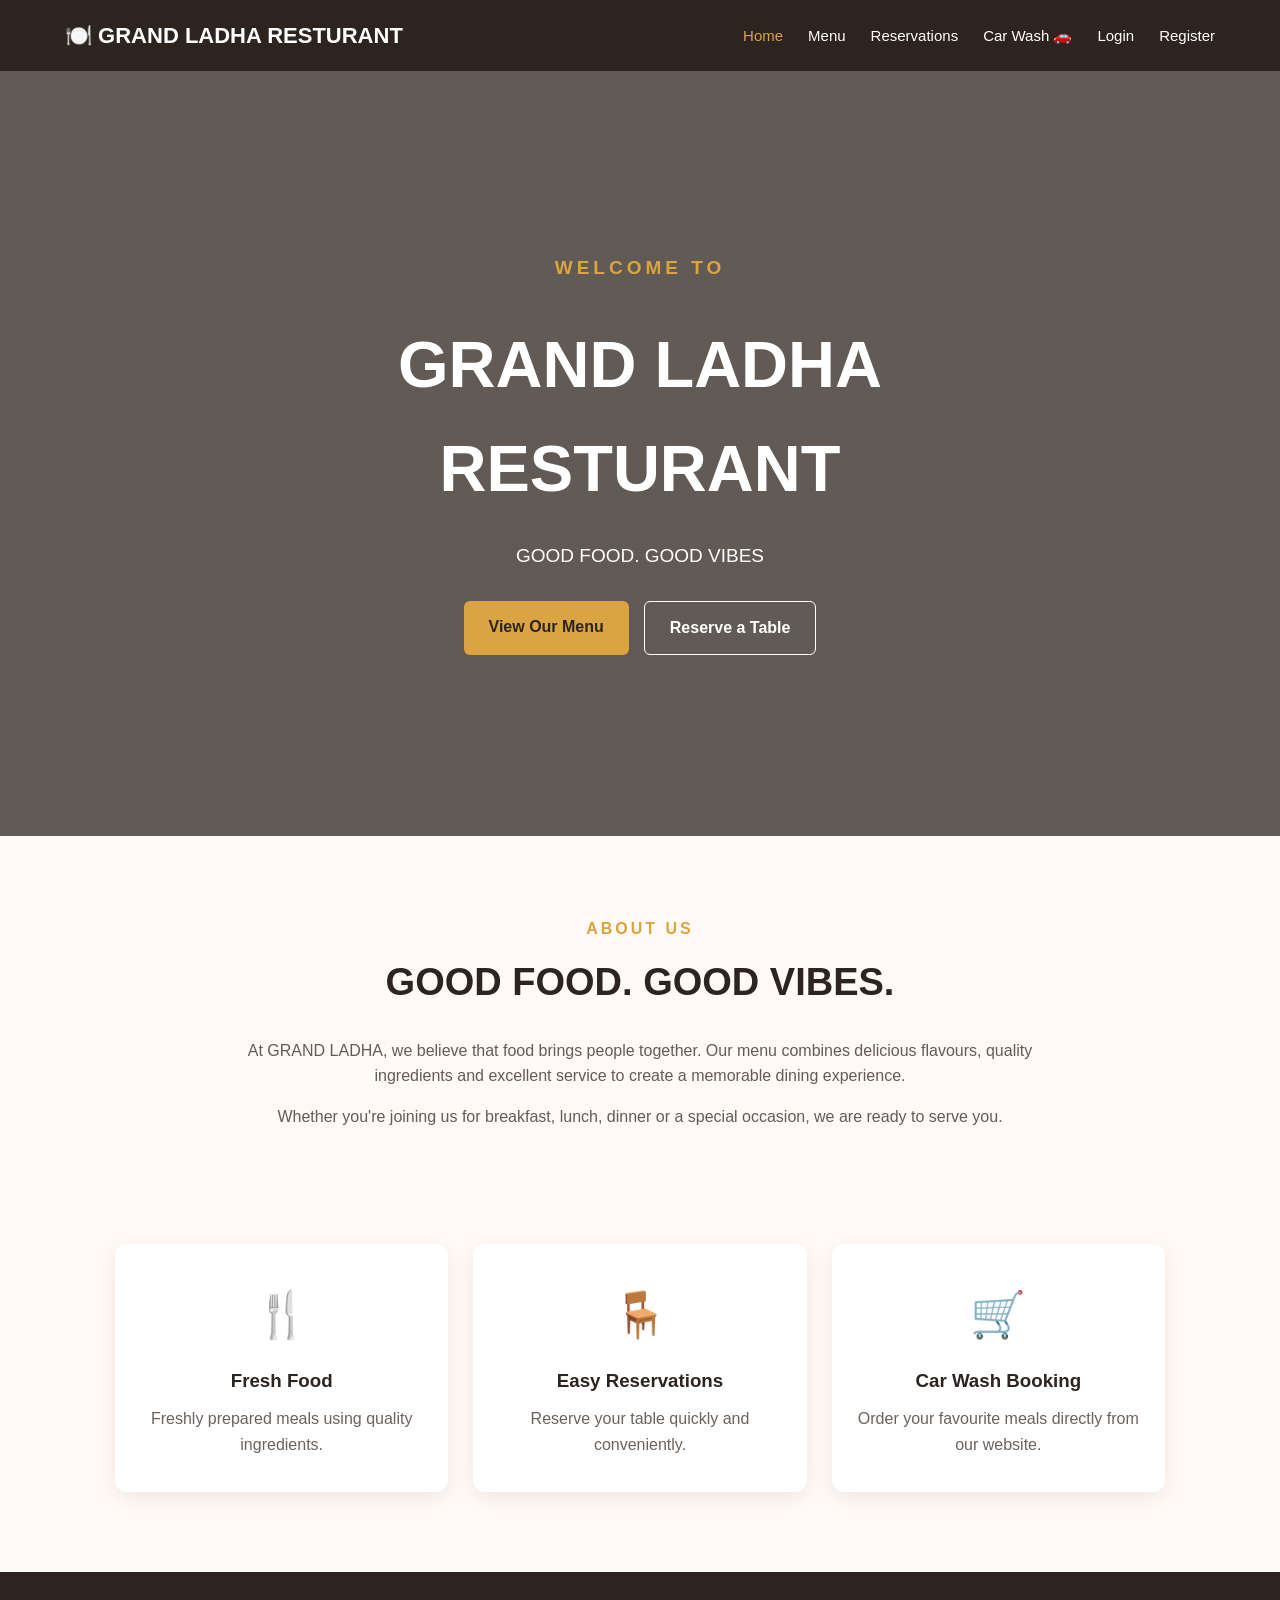
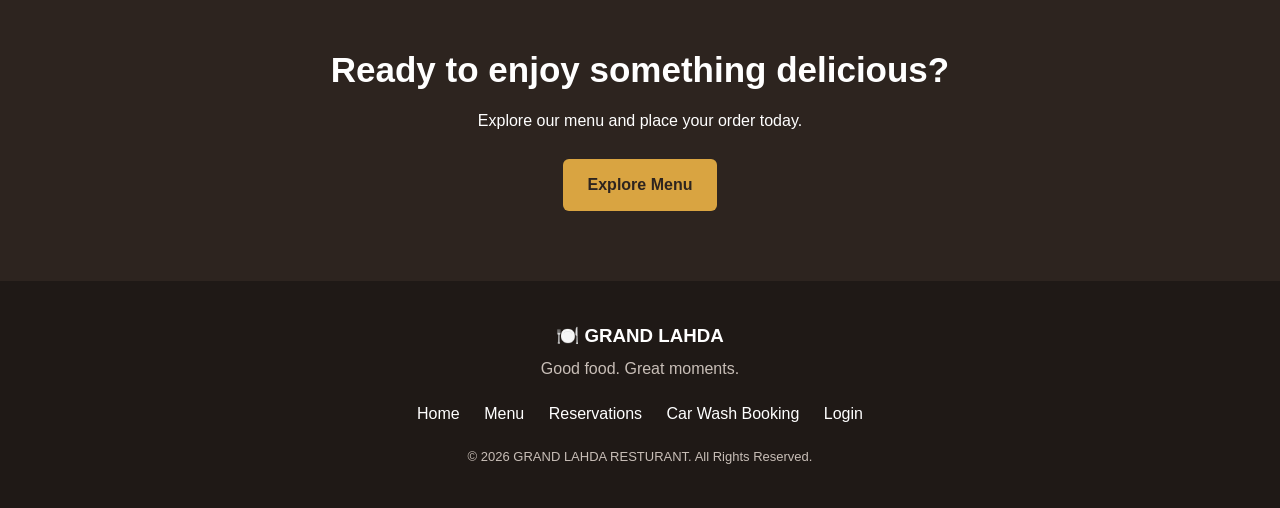
<file: index.html>
<!DOCTYPE html>
<html lang="en">
<head>
    <meta charset="UTF-8">
    <meta name="viewport" content="width=device-width, initial-scale=1.0">

    <title>GRAND LADHA | Home</title>

    <link rel="stylesheet" href="style.css">
</head>

<body>

    <!-- Navigation -->
    <header>
        <nav class="navbar">

            <div class="logo">
                🍽️ GRAND LADHA RESTURANT
            </div>

            <ul class="nav-links">
                <li><a href="index.html" class="active">Home</a></li>
                <li><a href="menu.html">Menu</a></li>
                <li><a href="reservation.html">Reservations</a></li>
                <li><a href="car%20wash.html">Car Wash 🚗</a></li>
                <li><a href="login.html">Login</a></li>
                <li><a href="register.html">Register</a></li>
            </ul>

        </nav>
    </header>


    <!-- Hero Section -->
    <section class="hero">

        <div class="hero-content">

            <p class="welcome">WELCOME TO</p>

            <h1>GRAND LADHA RESTURANT</h1>

            <p>
              GOOD FOOD. GOOD VIBES
            </p>

            <div class="hero-buttons">
                <a href="menu.html" class="btn">View Our Menu</a>
                <a href="reservation.html" class="btn secondary">
                    Reserve a Table
                </a>
            </div>

        </div>

    </section>


    <!-- About Section -->
    <section class="about">

        <div class="section-title">
            <p>ABOUT US</p>
            <h2>GOOD FOOD. GOOD VIBES.</h2>
        </div>

        <div class="about-content">

            <p>
                At GRAND LADHA, we believe that food brings people
                together. Our menu combines delicious flavours, quality
                ingredients and excellent service to create a memorable
                dining experience. 
            </p>

            <p>
                Whether you're joining us for breakfast, lunch, dinner or
                a special occasion, we are ready to serve you.
            </p>

        </div>

    </section>


    <!-- Features -->
    <section class="features">

        <div class="feature-card">
            <div class="feature-icon">🍴</div>
            <h3>Fresh Food</h3>
            <p>
                Freshly prepared meals using quality ingredients.
            </p>
        </div>


        <div class="feature-card">
            <div class="feature-icon">🪑</div>
            <h3>Easy Reservations</h3>
            <p>
                Reserve your table quickly and conveniently.
            </p>
        </div>


        <div class="feature-card">
            <div class="feature-icon">🛒</div>
            <h3>Car Wash Booking</h3>
            <p>
                Order your favourite meals directly from our website.
            </p>
        </div>

    </section>


    <!-- Call To Action -->
    <section class="cta">

        <h2>Ready to enjoy something delicious?</h2>

        <p>
            Explore our menu and place your order today.
        </p>

        <a href="menu.html" class="btn">
            Explore Menu
        </a>

    </section>


    <!-- Footer -->
    <footer>

        <div class="footer-content">

            <h3>🍽️ GRAND LAHDA</h3>

            <p>
                Good food. Great moments.
            </p>

            <div class="footer-links">
                <a href="index.html">Home</a>
                <a href="menu.html">Menu</a>
                <a href="reservation.html">Reservations</a>
                <A href="Car Wash booking.html">Car Wash Booking</a>
                <a href="login.html">Login</a>
            </div>

            <p class="copyright">
                © 2026 GRAND LAHDA RESTURANT. All Rights Reserved.
            </p>

        </div>
</file>
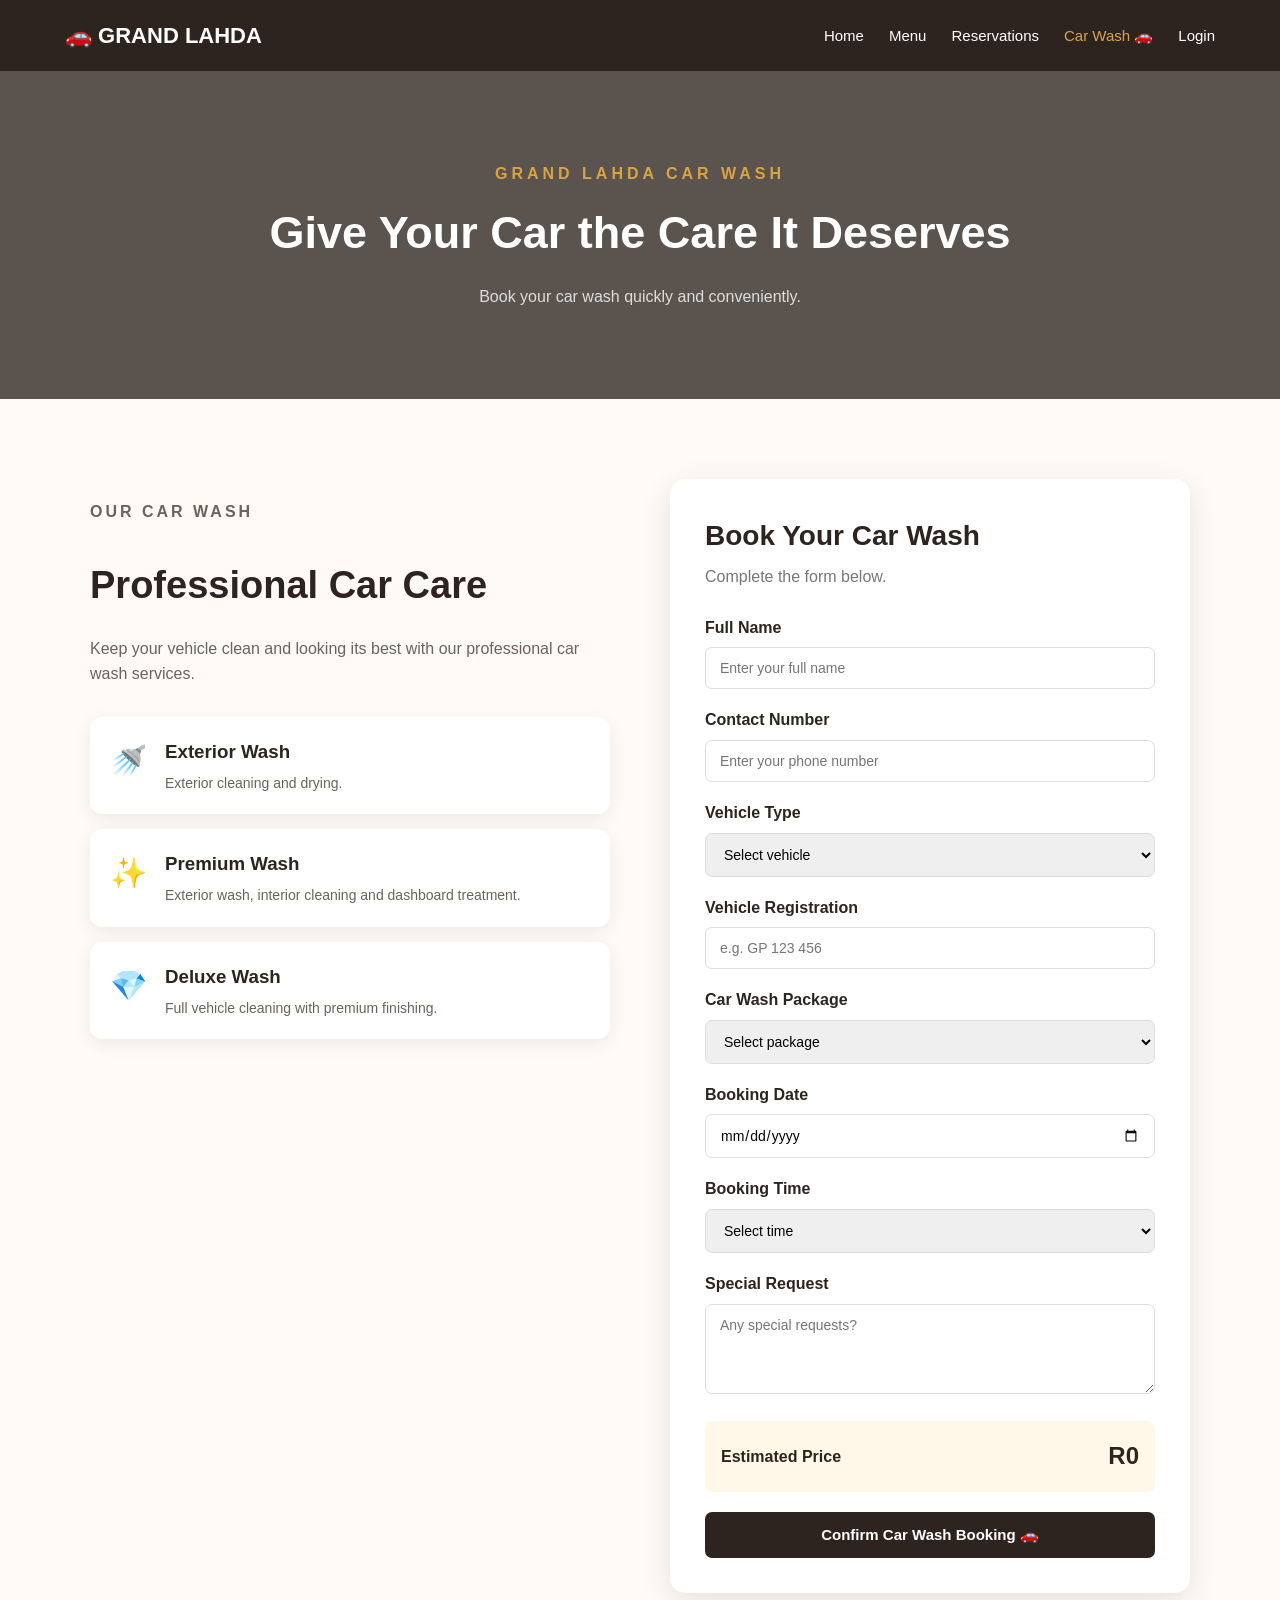
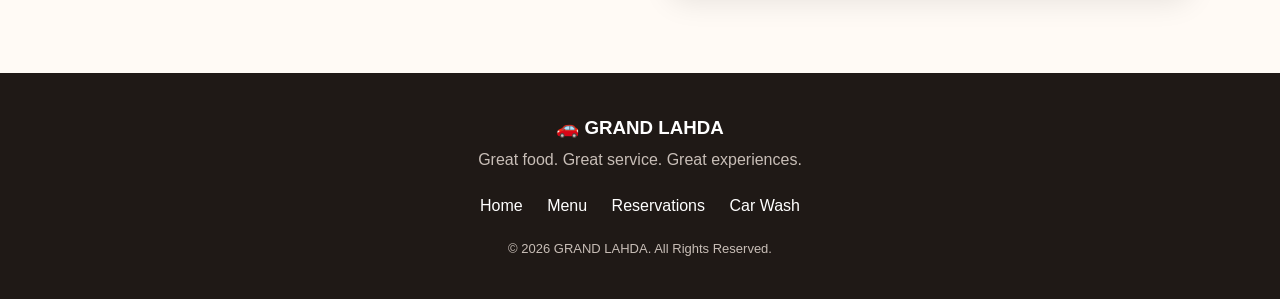
<file: car wash booking.html>
<!DOCTYPE html>
<html lang="en">

<head>
    <meta charset="UTF-8">
    <meta name="viewport" content="width=device-width, initial-scale=1.0">

    <title>GRAND LAHDA | Car Wash</title>

    <link rel="stylesheet" href="style.css">
</head>

<body>

<!-- =========================
     NAVIGATION
========================= -->

<header>

    <nav class="navbar">

        <div class="logo">
            🚗 GRAND LAHDA
        </div>

        <ul class="nav-links">

            <li>
                <a href="index.html">
                    Home
                </a>
            </li>

            <li>
                <a href="menu.html">
                    Menu
                </a>
            </li>

            <li>
                <a href="reservation.html">
                    Reservations
                </a>
            </li>

            <li>
                <a href="carwash.html" class="active">
                    Car Wash 🚗
                </a>
            </li>

            <li>
                <a href="login.html">
                    Login
                </a>
            </li>

        </ul>

    </nav>

</header>


<!-- =========================
     PAGE HEADER
========================= -->

<section class="carwash-header">

    <div>

        <p>GRAND LAHDA CAR WASH</p>

        <h1>Give Your Car the Care It Deserves</h1>

        <span>
            Book your car wash quickly and conveniently.
        </span>

    </div>

</section>


<!-- =========================
     BOOKING SECTION
========================= -->

<section class="carwash-section">

    <div class="carwash-container">


        <!-- LEFT SIDE -->

        <div class="carwash-info">

            <p class="small-title">
                OUR CAR WASH
            </p>

            <h2>
                Professional Car Care
            </h2>

            <p>
                Keep your vehicle clean and looking its best
                with our professional car wash services.
            </p>


            <div class="service-box">

                <span>🚿</span>

                <div>

                    <h3>Exterior Wash</h3>

                    <p>
                        Exterior cleaning and drying.
                    </p>

                </div>

            </div>


            <div class="service-box">

                <span>✨</span>

                <div>

                    <h3>Premium Wash</h3>

                    <p>
                        Exterior wash, interior cleaning
                        and dashboard treatment.
                    </p>

                </div>

            </div>


            <div class="service-box">

                <span>💎</span>

                <div>

                    <h3>Deluxe Wash</h3>

                    <p>
                        Full vehicle cleaning with
                        premium finishing.
                    </p>

                </div>

            </div>

        </div>


        <!-- RIGHT SIDE -->

        <div class="booking-card">

            <h2>
                Book Your Car Wash
            </h2>

            <p class="booking-subtitle">
                Complete the form below.
            </p>


            <form id="carWashForm">


                <!-- CUSTOMER NAME -->

                <div class="form-group">

                    <label for="customerName">
                        Full Name
                    </label>

                    <input
                        type="text"
                        id="customerName"
                        name="customerName"
                        placeholder="Enter your full name"
                        required
                    >

                </div>


                <!-- PHONE -->

                <div class="form-group">

                    <label for="phone">
                        Contact Number
                    </label>

                    <input
                        type="tel"
                        id="phone"
                        name="phone"
                        placeholder="Enter your phone number"
                        required
                    >

                </div>


                <!-- VEHICLE -->

                <div class="form-group">

                    <label for="vehicle">
                        Vehicle Type
                    </label>

                    <select id="vehicle" name="vehicle" required>

                        <option value="">
                            Select vehicle
                        </option>

                        <option value="Sedan">
                            Sedan
                        </option>

                        <option value="SUV">
                            SUV
                        </option>

                        <option value="Bakkie">
                            Bakkie
                        </option>

                        <option value="Minibus">
                            Minibus
                        </option>

                        <option value="Other">
                            Other
                        </option>

                    </select>

                </div>


                <!-- REGISTRATION -->

                <div class="form-group">

                    <label for="registration">
                        Vehicle Registration
                    </label>

                    <input
                        type="text"
                        id="registration"
                        name="registration"
                        placeholder="e.g. GP 123 456"
                        required
                    >

                </div>


                <!-- PACKAGE -->

                <div class="form-group">

                    <label for="package">
                        Car Wash Package
                    </label>

                    <select id="package" name="package" required>

                        <option value="">
                            Select package
                        </option>

                        <option value="Exterior Wash">
                            Exterior Wash - R50
                        </option>

                        <option value="Premium Wash">
                            Premium Wash - R80
                        </option>

                        <option value="Deluxe Wash">
                            Deluxe Wash - R120
                        </option>

                    </select>

                </div>


                <!-- DATE -->

                <div class="form-group">

                    <label for="date">
                        Booking Date
                    </label>

                    <input
                        type="date"
                        id="date"
                        name="date"
                        required
                    >

                </div>


                <!-- TIME -->

                <div class="form-group">

                    <label for="time">
                        Booking Time
                    </label>

                    <select id="time" name="time" required>

                        <option value="">
                            Select time
                        </option>

                        <option value="08:00">
                            08:00
                        </option>

                        <option value="09:00">
                            09:00
                        </option>

                        <option value="10:00">
                            10:00
                        </option>

                        <option value="11:00">
                            11:00
                        </option>

                        <option value="12:00">
                            12:00
                        </option>

                        <option value="13:00">
                            13:00
                        </option>

                        <option value="14:00">
                            14:00
                        </option>

                        <option value="15:00">
                            15:00
                        </option>

                        <option value="16:00">
                            16:00
                        </option>

                    </select>

                </div>


                <!-- SPECIAL REQUEST -->

                <div class="form-group">

                    <label for="message">
                        Special Request
                    </label>

                    <textarea
                        id="message"
                        name="message"
                        rows="4"
                        placeholder="Any special requests?"
                    ></textarea>

                </div>


                <!-- TOTAL -->

                <div class="booking-total">

                    <span>
                        Estimated Price
                    </span>

                    <strong id="washPrice">
                        R0
                    </strong>

                </div>


                <!-- BUTTON -->

                <button
                    type="submit"
                    class="booking-btn">

                    Confirm Car Wash Booking 🚗

                </button>

            </form>

        </div>

    </div>

</section>


<!-- =========================
     FOOTER
========================= -->

<footer>

    <div class="footer-content">

        <h3>
            🚗 GRAND LAHDA
        </h3>

        <p>
            Great food. Great service. Great experiences.
        </p>

        <div class="footer-links">

            <a href="index.html">
                Home
            </a>

            <a href="menu.html">
                Menu
            </a>

            <a href="reservation.html">
                Reservations
            </a>

            <a href="carwash.html">
                Car Wash
            </a>

        </div>

        <p class="copyright">
            © 2026 GRAND LAHDA. All Rights Reserved.
        </p>

    </div>

</footer>


<script src="script.js"></script>

</body>
</html>
</file>
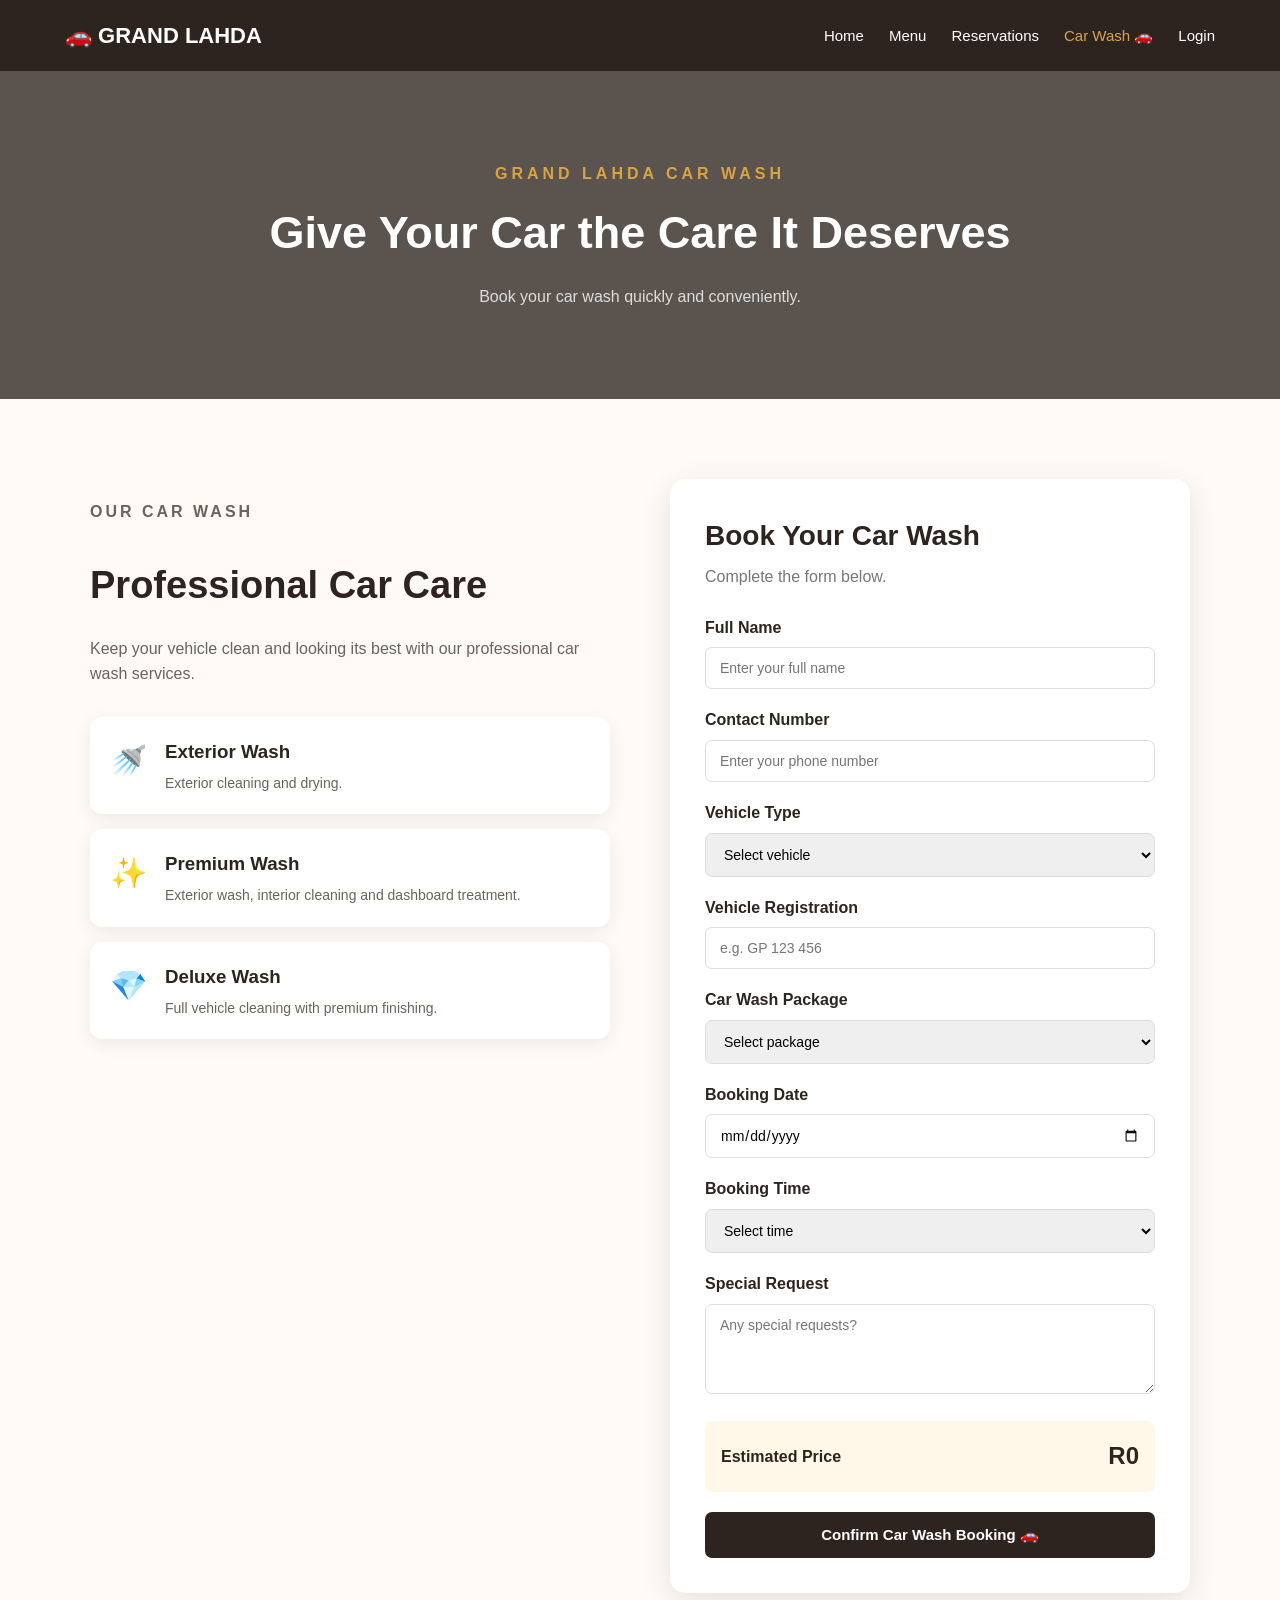
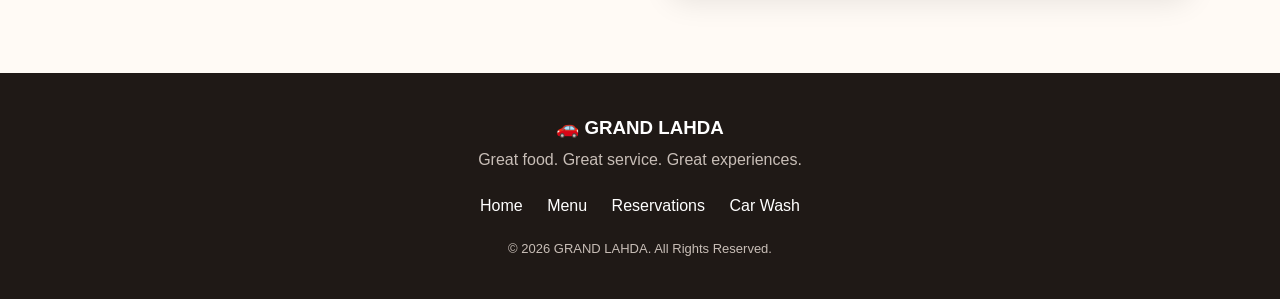
<file: car wash.html>
<!DOCTYPE html>
<html lang="en">

<head>
    <meta charset="UTF-8">
    <meta name="viewport" content="width=device-width, initial-scale=1.0">

    <title>GRAND LAHDA | Car Wash</title>

    <link rel="stylesheet" href="style.css">
</head>

<body>

<!-- =========================
     NAVIGATION
========================= -->

<header>

    <nav class="navbar">

        <div class="logo">
            🚗 GRAND LAHDA
        </div>

        <ul class="nav-links">

            <li>
                <a href="index.html">
                    Home
                </a>
            </li>

            <li>
                <a href="menu.html">
                    Menu
                </a>
            </li>

            <li>
                <a href="reservation.html">
                    Reservations
                </a>
            </li>

            <li>
                <a href="car wash.html" class="active">
                    Car Wash 🚗
                </a>
            </li>

            <li>
                <a href="login.html">
                    Login
                </a>
            </li>

        </ul>

    </nav>

</header>


<!-- =========================
     PAGE HEADER
========================= -->

<section class="carwash-header">

    <div>

        <p>GRAND LAHDA CAR WASH</p>

        <h1>Give Your Car the Care It Deserves</h1>

        <span>
            Book your car wash quickly and conveniently.
        </span>

    </div>

</section>


<!-- =========================
     BOOKING SECTION
========================= -->

<section class="carwash-section">

    <div class="carwash-container">


        <!-- LEFT SIDE -->

        <div class="carwash-info">

            <p class="small-title">
                OUR CAR WASH
            </p>

            <h2>
                Professional Car Care
            </h2>

            <p>
                Keep your vehicle clean and looking its best
                with our professional car wash services.
            </p>


            <div class="service-box">

                <span>🚿</span>

                <div>

                    <h3>Exterior Wash</h3>

                    <p>
                        Exterior cleaning and drying.
                    </p>

                </div>

            </div>


            <div class="service-box">

                <span>✨</span>

                <div>

                    <h3>Premium Wash</h3>

                    <p>
                        Exterior wash, interior cleaning
                        and dashboard treatment.
                    </p>

                </div>

            </div>


            <div class="service-box">

                <span>💎</span>

                <div>

                    <h3>Deluxe Wash</h3>

                    <p>
                        Full vehicle cleaning with
                        premium finishing.
                    </p>

                </div>

            </div>

        </div>


        <!-- RIGHT SIDE -->

        <div class="booking-card">

            <h2>
                Book Your Car Wash
            </h2>

            <p class="booking-subtitle">
                Complete the form below.
            </p>


            <form id="carWashForm">


                <!-- CUSTOMER NAME -->

                <div class="form-group">

                    <label for="customerName">
                        Full Name
                    </label>

                    <input
                        type="text"
                        id="customerName"
                        name="customerName"
                        placeholder="Enter your full name"
                        required
                    >

                </div>


                <!-- PHONE -->

                <div class="form-group">

                    <label for="phone">
                        Contact Number
                    </label>

                    <input
                        type="tel"
                        id="phone"
                        name="phone"
                        placeholder="Enter your phone number"
                        required
                    >

                </div>


                <!-- VEHICLE -->

                <div class="form-group">

                    <label for="vehicle">
                        Vehicle Type
                    </label>

                    <select id="vehicle" name="vehicle" required>

                        <option value="">
                            Select vehicle
                        </option>

                        <option value="Sedan">
                            Sedan
                        </option>

                        <option value="SUV">
                            SUV
                        </option>

                        <option value="Bakkie">
                            Bakkie
                        </option>

                        <option value="Minibus">
                            Minibus
                        </option>

                        <option value="Other">
                            Other
                        </option>

                    </select>

                </div>


                <!-- REGISTRATION -->

                <div class="form-group">

                    <label for="registration">
                        Vehicle Registration
                    </label>

                    <input
                        type="text"
                        id="registration"
                        name="registration"
                        placeholder="e.g. GP 123 456"
                        required
                    >

                </div>


                <!-- PACKAGE -->

                <div class="form-group">

                    <label for="package">
                        Car Wash Package
                    </label>

                    <select id="package" name="package" required>

                        <option value="">
                            Select package
                        </option>

                        <option value="Exterior Wash">
                            Exterior Wash - R50
                        </option>

                        <option value="Premium Wash">
                            Premium Wash - R80
                        </option>

                        <option value="Deluxe Wash">
                            Deluxe Wash - R120
                        </option>

                    </select>

                </div>


                <!-- DATE -->

                <div class="form-group">

                    <label for="date">
                        Booking Date
                    </label>

                    <input
                        type="date"
                        id="date"
                        name="date"
                        required
                    >

                </div>


                <!-- TIME -->

                <div class="form-group">

                    <label for="time">
                        Booking Time
                    </label>

                    <select id="time" name="time" required>

                        <option value="">
                            Select time
                        </option>

                        <option value="08:00">
                            08:00
                        </option>

                        <option value="09:00">
                            09:00
                        </option>

                        <option value="10:00">
                            10:00
                        </option>

                        <option value="11:00">
                            11:00
                        </option>

                        <option value="12:00">
                            12:00
                        </option>

                        <option value="13:00">
                            13:00
                        </option>

                        <option value="14:00">
                            14:00
                        </option>

                        <option value="15:00">
                            15:00
                        </option>

                        <option value="16:00">
                            16:00
                        </option>

                    </select>

                </div>


                <!-- SPECIAL REQUEST -->

                <div class="form-group">

                    <label for="message">
                        Special Request
                    </label>

                    <textarea
                        id="message"
                        name="message"
                        rows="4"
                        placeholder="Any special requests?"
                    ></textarea>

                </div>


                <!-- TOTAL -->

                <div class="booking-total">

                    <span>
                        Estimated Price
                    </span>

                    <strong id="washPrice">
                        R0
                    </strong>

                </div>


                <!-- BUTTON -->

                <button
                    type="submit"
                    class="booking-btn">

                    Confirm Car Wash Booking 🚗

                </button>

            </form>

        </div>

    </div>

</section>


<!-- =========================
     FOOTER
========================= -->

<footer>

    <div class="footer-content">

        <h3>
            🚗 GRAND LAHDA
        </h3>

        <p>
            Great food. Great service. Great experiences.
        </p>

        <div class="footer-links">

            <a href="index.html">
                Home
            </a>

            <a href="menu.html">
                Menu
            </a>

            <a href="reservation.html">
                Reservations
            </a>

            <a href="carwash.html">
                Car Wash
            </a>

        </div>

        <p class="copyright">
            © 2026 GRAND LAHDA. All Rights Reserved.
        </p>

    </div>

</footer>


<script src="script.js"></script>

</body>
</html>
</file>
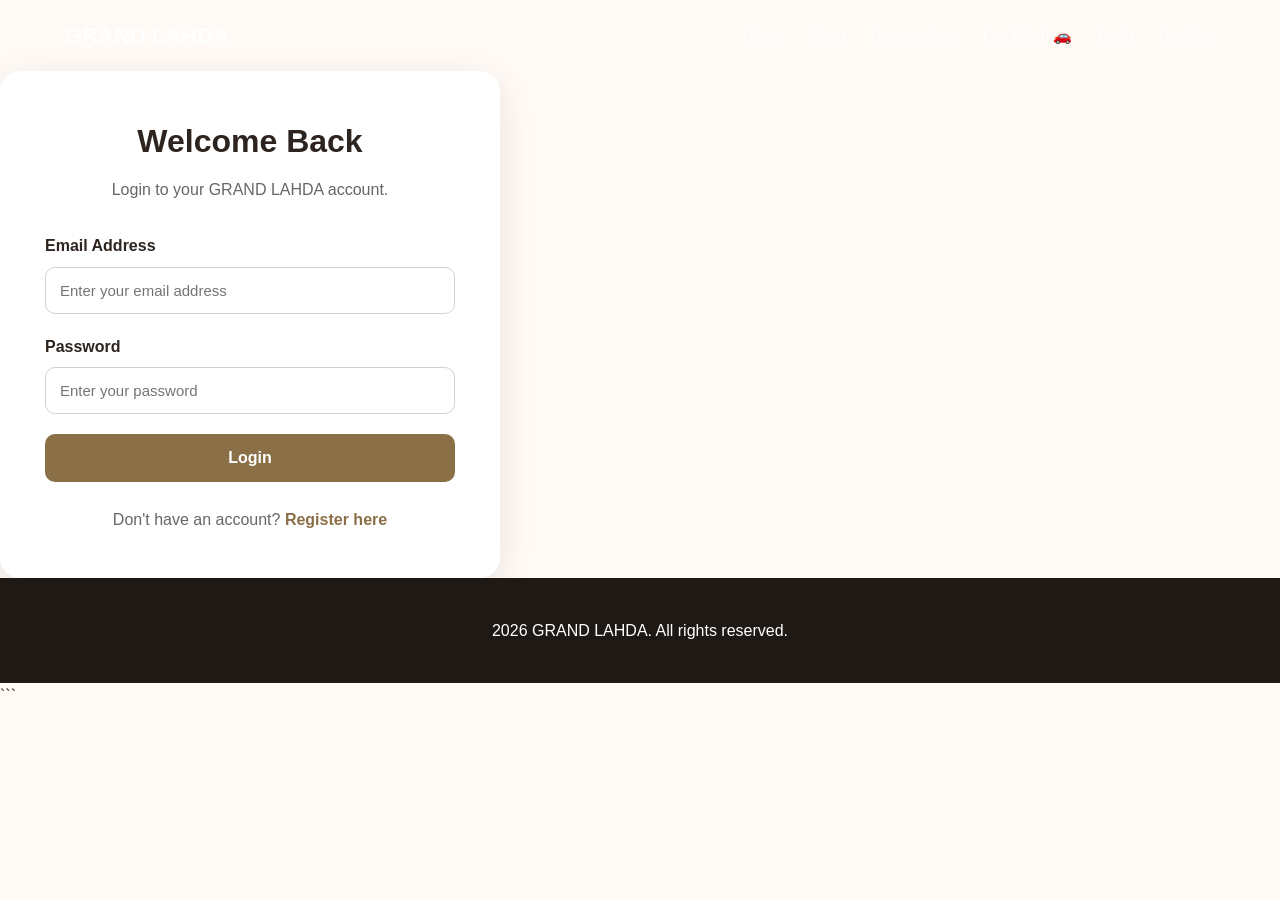
<file: login.html>
<!DOCTYPE html>
<html lang="en">
<head>
    <meta charset="UTF-8">
    <meta name="viewport" content="width=device-width, initial-scale=1.0">

    <title>Login | GRAND LAHDA</title>

    <link rel="stylesheet" href="style.css">
</head>

<body>

    <!-- Navigation -->
    <nav class="navbar">

        <div class="logo">
            GRAND LAHDA
        </div>

        <ul class="nav-links">
            <li><a href="index.html">Home</a></li>
            <li><a href="menu.html">Menu</a></li>
            <li><a href="reservation.html">Reservations</a></li>
            <li><a href="car wash.html">Car Wash 🚗</a></li>
            <li><a href="login.html">Login</a></li>
            <li><a href="register.html">Register</a></li>
        </ul>

    </nav>


    <!-- Login Section -->
    <section class="auth-section">

        <div class="auth-card">

            <div class="auth-header">
                <h1>Welcome Back</h1>

                <p>
                    Login to your GRAND LAHDA account.
                </p>
            </div>


            <form id="loginForm">

                <div class="form-group">

                    <label for="loginEmail">
                        Email Address
                    </label>

                    <input
                        type="email"
                        id="loginEmail"
                        placeholder="Enter your email address"
                        required
                    >

                </div>


                <div class="form-group">

                    <label for="loginPassword">
                        Password
                    </label>

                    <input
                        type="password"
                        id="loginPassword"
                        placeholder="Enter your password"
                        required
                    >

                </div>


                <button type="submit" class="auth-btn">
                    Login
                </button>

            </form>


            <p class="auth-switch">

                Don't have an account?

                <a href="register.html">
                    Register here
                </a>

            </p>

        </div>

    </section>


    <!-- Footer -->
    <footer>

        <p>
         2026 GRAND LAHDA. All rights reserved.
        </p>

    </footer>


    <script src="script.js"></script>

</body>
</html>
```
</file>
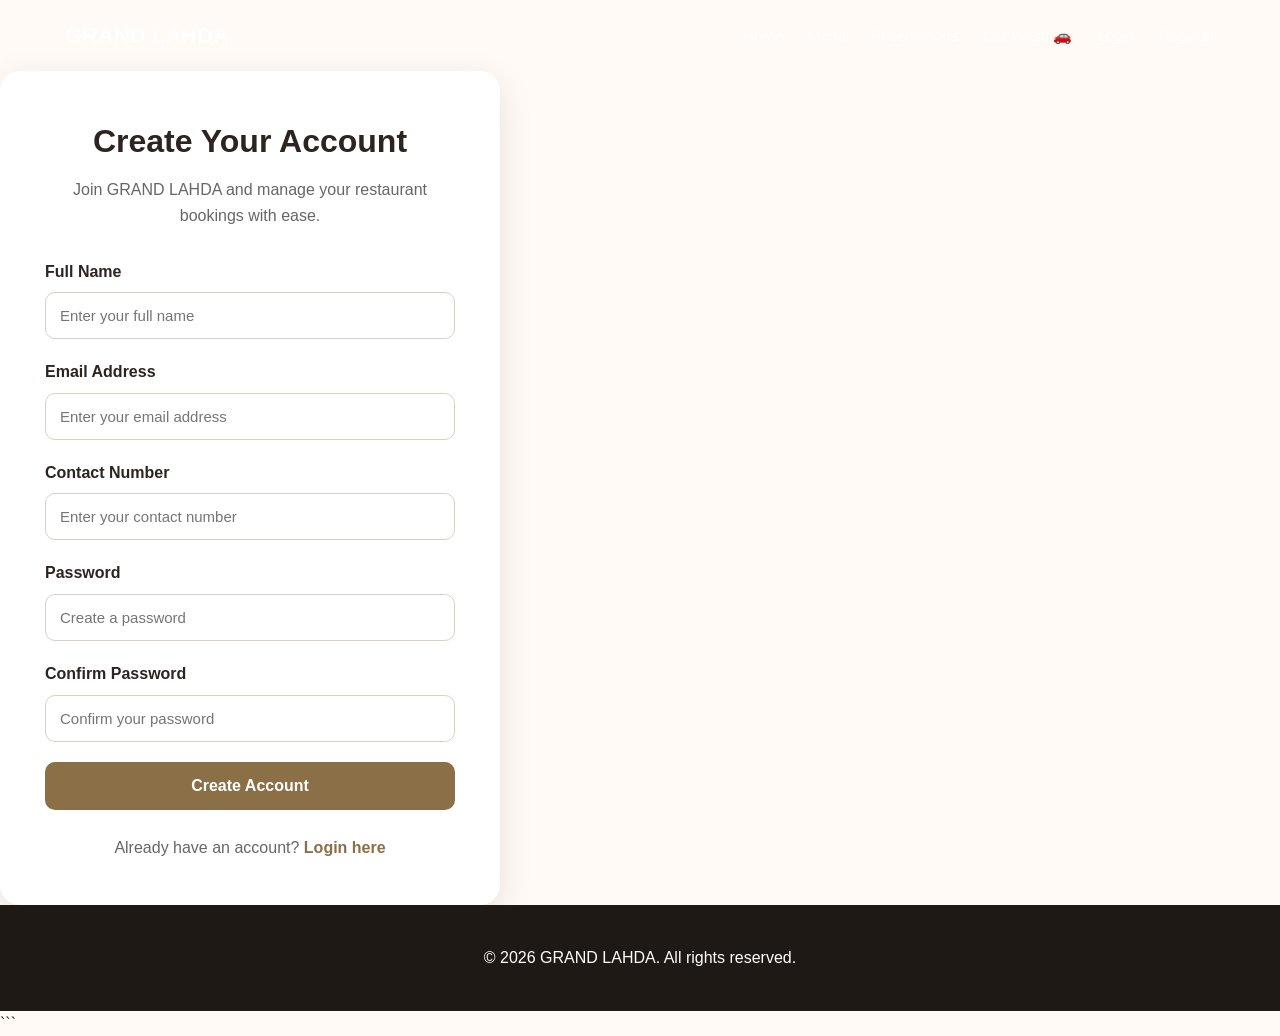
<file: register.html>
<!DOCTYPE html>
<html lang="en">
<head>
    <meta charset="UTF-8">
    <meta name="viewport" content="width=device-width, initial-scale=1.0">

    <title>Register | GRAND LAHDA</title>

    <link rel="stylesheet" href="style.css">
</head>

<body>

    <!-- Navigation -->
    <nav class="navbar">
        <div class="logo">GRAND LAHDA</div>

        <ul class="nav-links">
            <li><a href="index.html">Home</a></li>
            <li><a href="menu.html">Menu</a></li>
            <li><a href="reservation.html">Reservations</a></li>
            <li><a href="car wash.html">Car Wash 🚗</a></li>
            <li><a href="login.html">Login</a></li>
            <li><a href="register.html">Register</a></li>
        </ul>
    </nav>


    <!-- Register Section -->
    <section class="auth-section">

        <div class="auth-card">

            <div class="auth-header">
                <h1>Create Your Account</h1>
                <p>Join GRAND LAHDA and manage your restaurant bookings with ease.</p>
            </div>

            <form id="registerForm">

                <div class="form-group">
                    <label for="fullName">Full Name</label>
                    <input
                        type="text"
                        id="fullName"
                        placeholder="Enter your full name"
                        required
                    >
                </div>

                <div class="form-group">
                    <label for="email">Email Address</label>
                    <input
                        type="email"
                        id="email"
                        placeholder="Enter your email address"
                        required
                    >
                </div>

                <div class="form-group">
                    <label for="phone">Contact Number</label>
                    <input
                        type="tel"
                        id="phone"
                        placeholder="Enter your contact number"
                        required
                    >
                </div>

                <div class="form-group">
                    <label for="password">Password</label>
                    <input
                        type="password"
                        id="password"
                        placeholder="Create a password"
                        required
                    >
                </div>

                <div class="form-group">
                    <label for="confirmPassword">Confirm Password</label>
                    <input
                        type="password"
                        id="confirmPassword"
                        placeholder="Confirm your password"
                        required
                    >
                </div>

                <button type="submit" class="auth-btn">
                    Create Account
                </button>

            </form>

            <p class="auth-switch">
                Already have an account?
                <a href="login.html">Login here</a>
            </p>

        </div>

    </section>


    <!-- Footer -->
    <footer>
        <p>&copy; 2026 GRAND LAHDA. All rights reserved.</p>
    </footer>


    <script src="script.js"></script>

</body>
</html>
```
</file>
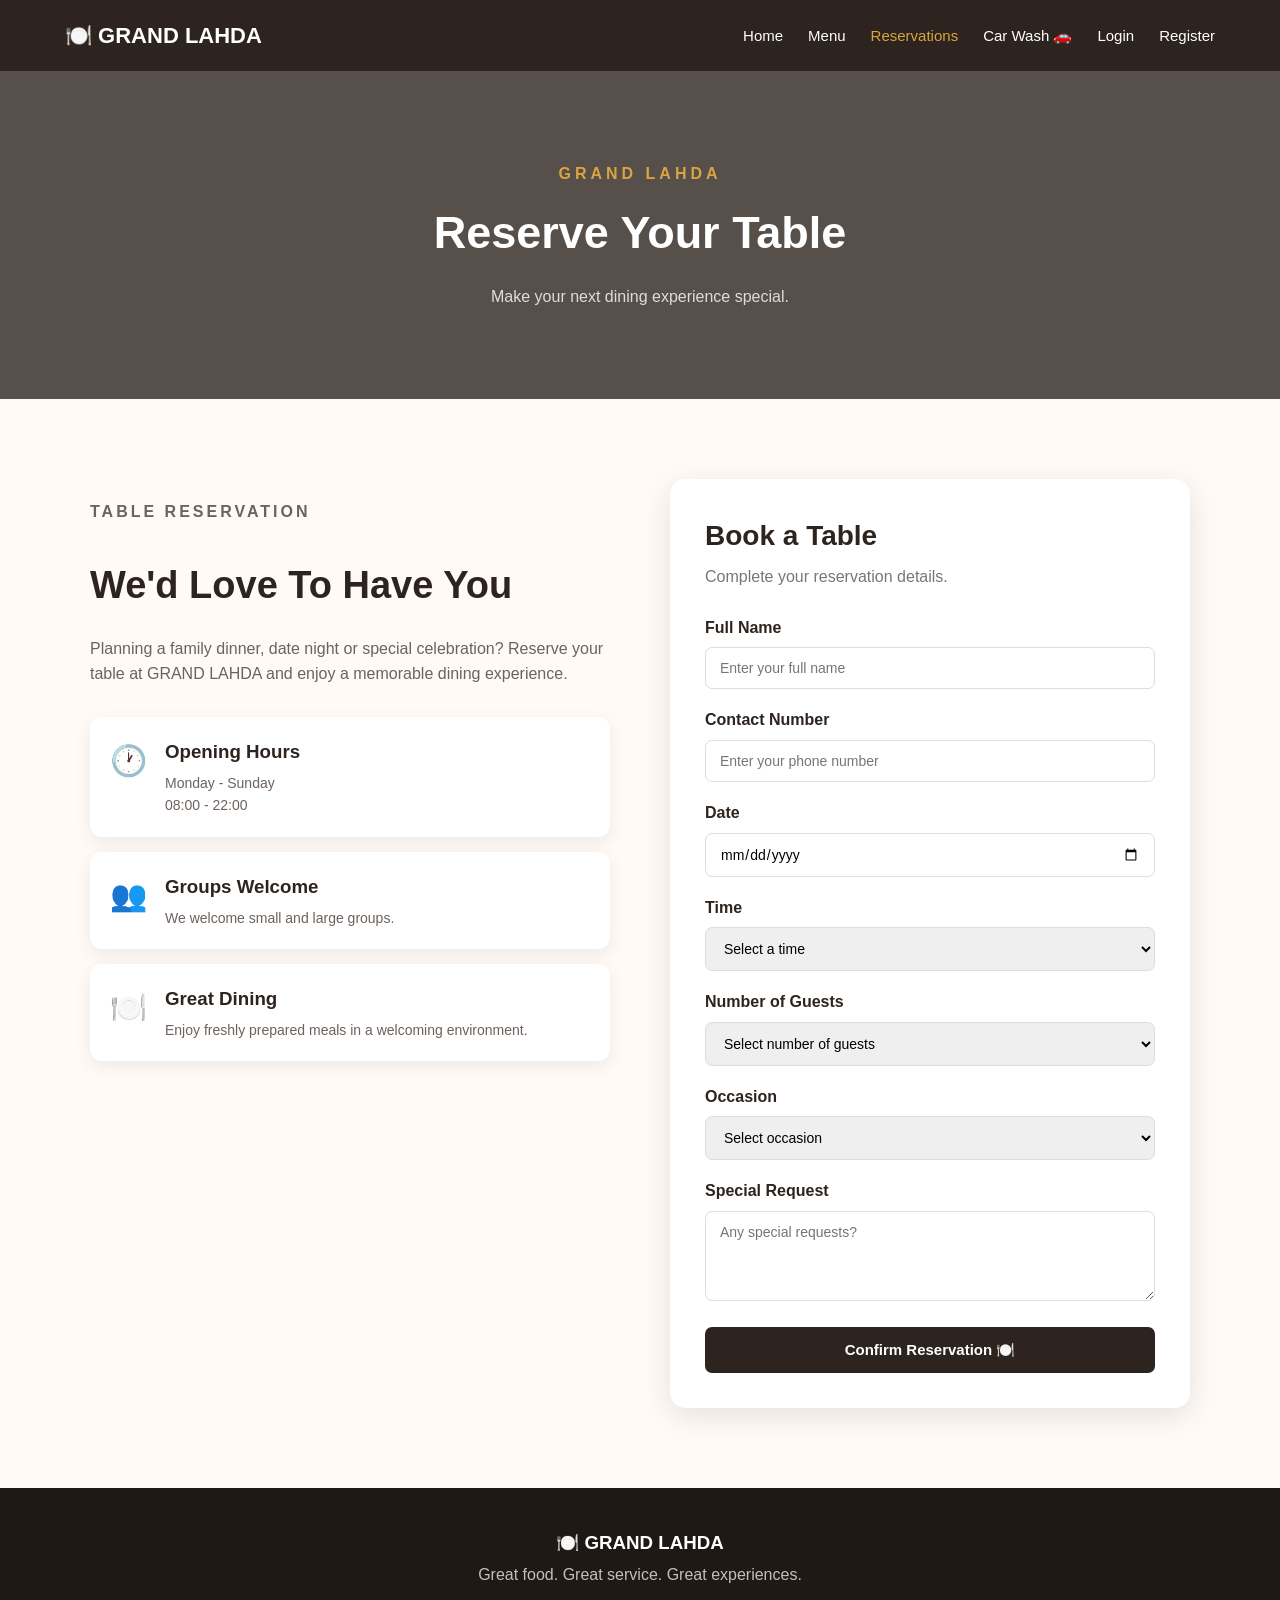
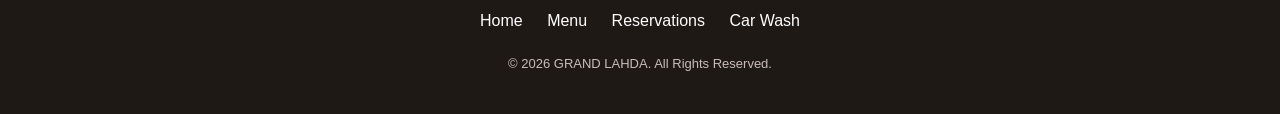
<file: reservation.html>
<!DOCTYPE html>
<html lang="en">

<head>
    <meta charset="UTF-8">
    <meta name="viewport" content="width=device-width, initial-scale=1.0">

    <title>GRAND LAHDA | Reservations</title>

    <link rel="stylesheet" href="style.css">
</head>

<body>

<!-- =========================
     NAVIGATION
========================= -->

<header>

    <nav class="navbar">

        <div class="logo">
            🍽️ GRAND LAHDA
        </div>

        <ul class="nav-links">

            <li>
                <a href="index.html">
                    Home
                </a>
            </li>

            <li>
                <a href="menu.html">
                    Menu
                </a>
            </li>

            <li>
                <a href="reservation.html" class="active">
                    Reservations
                </a>
            </li>

            <li>
                <a href="car wash.html">
                    Car Wash 🚗
                </a>
            </li>

            <li>
                <a href="login.html">
                    Login
                </a>
            </li>

            <li>
                <a href="register.html">
                    Register
                    </a>
            </li>
        </ul>

    </nav>

</header>


<!-- =========================
     PAGE HEADER
========================= -->

<section class="reservation-header">

    <p>GRAND LAHDA</p>

    <h1>Reserve Your Table</h1>

    <span>
        Make your next dining experience special.
    </span>

</section>


<!-- =========================
     RESERVATION
========================= -->

<section class="reservation-section">

    <div class="reservation-container">


        <!-- LEFT SIDE -->

        <div class="reservation-info">

            <p class="small-title">
                TABLE RESERVATION
            </p>

            <h2>
                We'd Love To Have You
            </h2>

            <p>
                Planning a family dinner, date night or
                special celebration? Reserve your table
                at GRAND LAHDA and enjoy a memorable
                dining experience.
            </p>


            <div class="reservation-detail">

                <span>🕐</span>

                <div>

                    <h3>Opening Hours</h3>

                    <p>
                        Monday - Sunday
                    </p>

                    <p>
                        08:00 - 22:00
                    </p>

                </div>

            </div>


            <div class="reservation-detail">

                <span>👥</span>

                <div>

                    <h3>Groups Welcome</h3>

                    <p>
                        We welcome small and large groups.
                    </p>

                </div>

            </div>


            <div class="reservation-detail">

                <span>🍽️</span>

                <div>

                    <h3>Great Dining</h3>

                    <p>
                        Enjoy freshly prepared meals
                        in a welcoming environment.
                    </p>

                </div>

            </div>

        </div>


        <!-- RIGHT SIDE -->

        <div class="reservation-card">

            <h2>
                Book a Table
            </h2>

            <p class="booking-subtitle">
                Complete your reservation details.
            </p>


            <form id="reservationForm">


                <!-- NAME -->

                <div class="form-group">

                    <label for="reservationName">
                        Full Name
                    </label>

                    <input
                        type="text"
                        id="reservationName"
                        placeholder="Enter your full name"
                        required
                    >

                </div>


                <!-- PHONE -->

                <div class="form-group">

                    <label for="reservationPhone">
                        Contact Number
                    </label>

                    <input
                        type="tel"
                        id="reservationPhone"
                        placeholder="Enter your phone number"
                        required
                    >

                </div>


                <!-- DATE -->

                <div class="form-group">

                    <label for="reservationDate">
                        Date
                    </label>

                    <input
                        type="date"
                        id="reservationDate"
                        required
                    >

                </div>


                <!-- TIME -->

                <div class="form-group">

                    <label for="reservationTime">
                        Time
                    </label>

                    <select
                        id="reservationTime"
                        required
                    >

                        <option value="">
                            Select a time
                        </option>

                        <option value="08:00">
                            08:00
                        </option>

                        <option value="09:00">
                            09:00
                        </option>

                        <option value="10:00">
                            10:00
                        </option>

                        <option value="11:00">
                            11:00
                        </option>

                        <option value="12:00">
                            12:00
                        </option>

                        <option value="13:00">
                            13:00
                        </option>

                        <option value="14:00">
                            14:00
                        </option>

                        <option value="15:00">
                            15:00
                        </option>

                        <option value="16:00">
                            16:00
                        </option>

                        <option value="17:00">
                            17:00
                        </option>

                        <option value="18:00">
                            18:00
                        </option>

                        <option value="19:00">
                            19:00
                        </option>

                        <option value="20:00">
                            20:00
                        </option>

                        <option value="21:00">
                            21:00
                        </option>

                    </select>

                </div>


                <!-- GUESTS -->

                <div class="form-group">

                    <label for="guests">
                        Number of Guests
                    </label>

                    <select id="guests" required>

                        <option value="">
                            Select number of guests
                        </option>

                        <option value="1">
                            1 Guest
                        </option>

                        <option value="2">
                            2 Guests
                        </option>

                        <option value="3">
                            3 Guests
                        </option>

                        <option value="4">
                            4 Guests
                        </option>

                        <option value="5">
                            5 Guests
                        </option>

                        <option value="6">
                            6 Guests
                        </option>

                        <option value="7">
                            7 Guests
                        </option>

                        <option value="8">
                            8 Guests
                        </option>

                        <option value="9">
                            9 Guests
                        </option>

                        <option value="10">
                            10 Guests
                        </option>

                    </select>

                </div>


                <!-- OCCASION -->

                <div class="form-group">

                    <label for="occasion">
                        Occasion
                    </label>

                    <select id="occasion">

                        <option value="">
                            Select occasion
                        </option>

                        <option value="Birthday">
                            Birthday
                        </option>

                        <option value="Anniversary">
                            Anniversary
                        </option>

                        <option value="Date">
                            Date
                        </option>

                        <option value="Family">
                            Family Gathering
                        </option>

                        <option value="Business">
                            Business Meal
                        </option>

                        <option value="Other">
                            Other
                        </option>

                    </select>

                </div>


                <!-- SPECIAL REQUEST -->

                <div class="form-group">

                    <label for="reservationMessage">
                        Special Request
                    </label>

                    <textarea
                        id="reservationMessage"
                        rows="4"
                        placeholder="Any special requests?"
                    ></textarea>

                </div>


                <!-- BUTTON -->

                <button
                    type="submit"
                    class="booking-btn">

                    Confirm Reservation 🍽️

                </button>

            </form>

        </div>

    </div>

</section>


<!-- =========================
     FOOTER
========================= -->

<footer>

    <div class="footer-content">

        <h3>
            🍽️ GRAND LAHDA
        </h3>

        <p>
            Great food. Great service. Great experiences.
        </p>

        <div class="footer-links">

            <a href="index.html">
                Home
            </a>

            <a href="menu.html">
                Menu
            </a>

            <a href="reservation.html">
                Reservations
            </a>

            <a href="carwash.html">
                Car Wash
            </a>

        </div>

        <p class="copyright">
            © 2026 GRAND LAHDA. All Rights Reserved.
        </p>

    </div>

</footer>


<script src="script.js"></script>

</body>
</html>
</file>
<file: style.css>
/* =========================
   GENERAL
========================= */

* {
    margin: 0;
    padding: 0;
    box-sizing: border-box;
}

body {
    font-family: Arial, Helvetica, sans-serif;
    background: #fffaf5;
    color: #2d241f;
    line-height: 1.6;
}

a {
    text-decoration: none;
}

html {
    scroll-behavior: smooth;
}


/* =========================
   NAVIGATION
========================= */

header {
    background: #2d241f;
    position: sticky;
    top: 0;
    z-index: 1000;
}

.navbar {
    max-width: 1200px;
    margin: auto;
    padding: 18px 25px;

    display: flex;
    justify-content: space-between;
    align-items: center;
}

.logo {
    color: #ffffff;
    font-size: 22px;
    font-weight: bold;
}

.nav-links {
    list-style: none;

    display: flex;
    gap: 25px;
}

.nav-links a {
    color: white;
    font-size: 15px;
    transition: 0.3s;
}

.nav-links a:hover,
.nav-links .active {
    color: #d9a441;
}


/* =========================
   HERO
========================= */

.hero {
    min-height: 85vh;

    display: flex;
    justify-content: center;
    align-items: center;

    text-align: center;

    padding: 40px 20px;

    background:
        linear-gradient(
            rgba(45, 36, 31, 0.75),
            rgba(45, 36, 31, 0.75)
        ),
        url("https://images.unsplash.com/photo-1515003197210-e0cd71810b5f?auto=format&fit=crop&w=1600&q=80");

    background-size: cover;
    background-position: center;
}

.hero-content {
    max-width: 750px;
    color: white;
}

.welcome {
    color: #d9a441;
    font-weight: bold;
    letter-spacing: 4px;
    margin-bottom: 10px;
}

.hero h1 {
    font-size: 65px;
    margin-bottom: 20px;
}

.hero p {
    font-size: 19px;
    margin-bottom: 30px;
}


/* =========================
   BUTTONS
========================= */

.hero-buttons {
    display: flex;
    justify-content: center;
    gap: 15px;
    flex-wrap: wrap;
}

.btn {
    display: inline-block;

    background: #d9a441;
    color: #2d241f;

    padding: 13px 25px;

    border-radius: 6px;

    font-weight: bold;

    transition: 0.3s;
}

.btn:hover {
    transform: translateY(-3px);
    opacity: 0.9;
}

.btn.secondary {
    background: transparent;
    color: white;
    border: 1px solid white;
}


/* =========================
   ABOUT
========================= */

.about {
    max-width: 900px;
    margin: auto;

    padding: 80px 25px;

    text-align: center;
}

.section-title p {
    color: #d9a441;
    font-weight: bold;
    letter-spacing: 3px;
}

.section-title h2 {
    font-size: 38px;
    margin: 10px 0 25px;
}

.about-content p {
    margin-bottom: 15px;
    color: #665b54;
}


/* =========================
   FEATURES
========================= */

.features {
    max-width: 1100px;
    margin: auto;

    padding: 20px 25px 80px;

    display: grid;
    grid-template-columns: repeat(3, 1fr);
    gap: 25px;
}

.feature-card {
    background: white;

    padding: 35px 25px;

    text-align: center;

    border-radius: 12px;

    box-shadow: 0 5px 20px rgba(0,0,0,0.08);

    transition: 0.3s;
}

.feature-card:hover {
    transform: translateY(-8px);
}

.feature-icon {
    font-size: 45px;
    margin-bottom: 15px;
}

.feature-card h3 {
    margin-bottom: 10px;
}

.feature-card p {
    color: #6d625c;
}


/* =========================
   CTA
========================= */

.cta {
    background: #2d241f;

    color: white;

    text-align: center;

    padding: 70px 20px;
}

.cta h2 {
    font-size: 35px;
    margin-bottom: 10px;
}

.cta p {
    margin-bottom: 25px;
}


/* =========================
   FOOTER
========================= */

footer {
    background: #1f1916;
    color: white;

    text-align: center;

    padding: 40px 20px;
}

.footer-content h3 {
    margin-bottom: 5px;
}

.footer-content p {
    color: #c8beb7;
}

.footer-links {
    margin: 20px 0;
}

.footer-links a {
    color: white;
    margin: 0 10px;
}

.footer-links a:hover {
    color: #d9a441;
}

.copyright {
    font-size: 13px;
}


/* =========================
   MOBILE
========================= */

@media (max-width: 768px) {

    .navbar {
        flex-direction: column;
        gap: 15px;
    }

    .nav-links {
        flex-wrap: wrap;
        justify-content: center;
        gap: 15px;
    }

    .hero {
        min-height: 75vh;
    }

    .hero h1 {
        font-size: 42px;
    }

    .hero p {
        font-size: 16px;
    }

    .features {
        grid-template-columns: 1fr;
    }

    .section-title h2 {
        font-size: 30px;
    }

/* =========================
   MENU PAGE
========================= */

.page-header {
    background: #2d241f;
    color: white;
    text-align: center;
    padding: 80px 20px;
}

.page-header p {
    color: #d9a441;
    font-weight: bold;
    letter-spacing: 4px;
}

.page-header h1 {
    font-size: 45px;
    margin: 10px 0;
}

.page-header span {
    color: #d4cbc4;
}


/* MENU SECTION */

.menu-section {
    max-width: 1200px;
    margin: auto;
    padding: 60px 25px;
}


/* CATEGORIES */

.categories {
    display: flex;
    justify-content: center;
    gap: 12px;
    flex-wrap: wrap;
    margin-bottom: 45px;
}

.categories button {
    border: 1px solid #d9a441;
    background: transparent;
    color: #2d241f;

    padding: 10px 22px;

    border-radius: 25px;

    cursor: pointer;

    font-weight: bold;

    transition: 0.3s;
}

.categories button:hover {
    background: #d9a441;
}


/* MENU GRID */

.menu-grid {
    display: grid;

    grid-template-columns:
        repeat(3, 1fr);

    gap: 30px;
}


/* MENU CARD */

.menu-card {
    background: white;

    border-radius: 15px;

    overflow: hidden;

    box-shadow:
        0 5px 20px rgba(0,0,0,0.08);

    transition: 0.3s;
}

.menu-card:hover {
    transform: translateY(-7px);
}


/* FOOD IMAGE */

.menu-card img {
    width: 100%;
    height: 220px;

    object-fit: cover;
}


/* MENU INFORMATION */

.menu-info {
    padding: 22px;
}

.category {
    color: #d9a441;

    font-size: 13px;

    font-weight: bold;

    text-transform: uppercase;

    letter-spacing: 1px;
}

.menu-info h3 {
    font-size: 22px;

    margin: 8px 0;
}

.menu-info p {
    color: #6d625c;

    font-size: 14px;

    min-height: 48px;
}


/* PRICE + BUTTON */

.menu-bottom {
    display: flex;

    justify-content: space-between;

    align-items: center;

    margin-top: 20px;
}

.menu-bottom strong {
    font-size: 21px;

    color: #2d241f;
}

.add-btn {
    border: none;

    background: #2d241f;

    color: white;

    padding: 9px 15px;

    border-radius: 6px;

    cursor: pointer;

    transition: 0.3s;
}

.add-btn:hover {
    background: #d9a441;

    color: #2d241f;
}


/* MOBILE MENU */

@media (max-width: 900px) {

    .menu-grid {
        grid-template-columns:
            repeat(2, 1fr);
    }

}

@media (max-width: 600px) {

    .menu-grid {
        grid-template-columns: 1fr;
    }

    .page-header h1 {
        font-size: 32px;
    }

}
   

    .cta h2 {
        font-size: 28px;
    }
}
/* =========================
   CAR WASH PAGE
========================= */

.carwash-header {
    background:
        linear-gradient(
            rgba(45, 36, 31, 0.78),
            rgba(45, 36, 31, 0.78)
        ),
        url("https://images.unsplash.com/photo-1552933529-e359b2477252?auto=format&fit=crop&w=1600&q=80");

    background-size: cover;
    background-position: center;

    color: white;

    text-align: center;

    padding: 90px 20px;
}

.carwash-header p {
    color: #d9a441;

    font-weight: bold;

    letter-spacing: 4px;

    margin-bottom: 10px;
}

.carwash-header h1 {
    font-size: 45px;

    margin-bottom: 15px;
}

.carwash-header span {
    color: #ddd;
}


/* =========================
   CAR WASH SECTION
========================= */

.carwash-section {
    padding: 80px 25px;

    background: #fffaf5;
}

.carwash-container {
    max-width: 1100px;

    margin: auto;

    display: grid;

    grid-template-columns:
        1fr 1fr;

    gap: 60px;

    align-items: start;
}


/* =========================
   INFORMATION
========================= */

.carwash-info {
    padding-top: 20px;
}

.small-title {
    color: #d9a441;

    font-weight: bold;

    letter-spacing: 3px;

    margin-bottom: 10px;
}

.carwash-info h2 {
    font-size: 38px;

    margin-bottom: 20px;
}

.carwash-info > p {
    color: #6d625c;

    margin-bottom: 30px;
}


/* SERVICE BOX */

.service-box {
    display: flex;

    gap: 18px;

    align-items: flex-start;

    background: white;

    padding: 20px;

    border-radius: 12px;

    margin-bottom: 15px;

    box-shadow:
        0 5px 18px rgba(0,0,0,0.07);
}

.service-box > span {
    font-size: 30px;
}

.service-box h3 {
    margin-bottom: 5px;
}

.service-box p {
    color: #6d625c;

    font-size: 14px;
}


/* =========================
   BOOKING CARD
========================= */

.booking-card {
    background: white;

    padding: 35px;

    border-radius: 15px;

    box-shadow:
        0 8px 30px rgba(0,0,0,0.10);
}

.booking-card h2 {
    font-size: 28px;

    margin-bottom: 5px;
}

.booking-subtitle {
    color: #777;

    margin-bottom: 25px;
}


/* =========================
   FORM
========================= */

.form-group {
    margin-bottom: 18px;
}

.form-group label {
    display: block;

    font-weight: bold;

    margin-bottom: 7px;
}

.form-group input,
.form-group select,
.form-group textarea {
    width: 100%;

    padding: 12px 14px;

    border: 1px solid #ddd;

    border-radius: 7px;

    font-family: inherit;

    font-size: 14px;

    outline: none;
}

.form-group input:focus,
.form-group select:focus,
.form-group textarea:focus {
    border-color: #d9a441;
}

.form-group textarea {
    resize: vertical;
}


/* =========================
   TOTAL
========================= */

.booking-total {
    display: flex;

    justify-content: space-between;

    align-items: center;

    background: #fff8e8;

    padding: 16px;

    border-radius: 8px;

    margin: 20px 0;
}

.booking-total span {
    font-weight: bold;
}

.booking-total strong {
    font-size: 24px;

    color: #2d241f;
}


/* =========================
   BOOKING BUTTON
========================= */

.booking-btn {
    width: 100%;

    border: none;

    background: #2d241f;

    color: white;

    padding: 14px;

    border-radius: 7px;

    font-size: 15px;

    font-weight: bold;

    cursor: pointer;

    transition: 0.3s;
}

.booking-btn:hover {
    background: #d9a441;

    color: #2d241f;

    transform: translateY(-2px);
}


/* =========================
   MOBILE
========================= */

@media (max-width: 800px) {

    .carwash-container {
        grid-template-columns: 1fr;

        gap: 35px;
    }

    .carwash-header h1 {
        font-size: 34px;
    }

}

@media (max-width: 500px) {

    .booking-card {
        padding: 25px 20px;
    }

    .carwash-section {
        padding: 50px 15px;
    }

}

/* =========================
   RESERVATION PAGE
========================= */

.reservation-header {
    background:
        linear-gradient(
            rgba(45, 36, 31, 0.80),
            rgba(45, 36, 31, 0.80)
        ),
        url("https://images.unsplash.com/photo-1517248135467-4c7edcad34c4?auto=format&fit=crop&w=1600&q=80");

    background-size: cover;
    background-position: center;

    color: white;

    text-align: center;

    padding: 90px 20px;
}

.reservation-header p {
    color: #d9a441;

    font-weight: bold;

    letter-spacing: 4px;

    margin-bottom: 10px;
}

.reservation-header h1 {
    font-size: 45px;

    margin-bottom: 15px;
}

.reservation-header span {
    color: #ddd;
}


/* =========================
   RESERVATION SECTION
========================= */

.reservation-section {
    padding: 80px 25px;

    background: #fffaf5;
}

.reservation-container {
    max-width: 1100px;

    margin: auto;

    display: grid;

    grid-template-columns: 1fr 1fr;

    gap: 60px;

    align-items: start;
}


/* =========================
   INFORMATION
========================= */

.reservation-info {
    padding-top: 20px;
}

.reservation-info h2 {
    font-size: 38px;

    margin-bottom: 20px;
}

.reservation-info > p {
    color: #6d625c;

    margin-bottom: 30px;
}


/* RESERVATION DETAILS */

.reservation-detail {
    display: flex;

    gap: 18px;

    align-items: flex-start;

    background: white;

    padding: 20px;

    border-radius: 12px;

    margin-bottom: 15px;

    box-shadow:
        0 5px 18px rgba(0,0,0,0.07);
}

.reservation-detail > span {
    font-size: 30px;
}

.reservation-detail h3 {
    margin-bottom: 5px;
}

.reservation-detail p {
    color: #6d625c;

    font-size: 14px;
}


/* =========================
   RESERVATION CARD
========================= */

.reservation-card {
    background: white;

    padding: 35px;

    border-radius: 15px;

    box-shadow:
        0 8px 30px rgba(0,0,0,0.10);
}

.reservation-card h2 {
    font-size: 28px;

    margin-bottom: 5px;
}


/* =========================
   MOBILE
========================= */

@media (max-width: 800px) {

    .reservation-container {
        grid-template-columns: 1fr;

        gap: 35px;
    }

    .reservation-header h1 {
        font-size: 34px;
    }

}

@media (max-width: 500px) {

    .reservation-card {
        padding: 25px 20px;
    }

    .reservation-section {
        padding: 50px 15px;
    }

}
```css
/* =========================================
   REGISTER / LOGIN AUTHENTICATION
========================================= */

.auth-section {
    min-height: 75vh;
    display: flex;
    justify-content: center;
    align-items: center;
    padding: 70px 20px;
    background: #f8f5ef;
}

.auth-card {
    width: 100%;
    max-width: 500px;
    background: #ffffff;
    padding: 45px;
    border-radius: 20px;
    box-shadow: 0 10px 35px rgba(0, 0, 0, 0.10);
}

.auth-header {
    text-align: center;
    margin-bottom: 30px;
}

.auth-header h1 {
    margin-bottom: 10px;
    font-size: 32px;
}

.auth-header p {
    color: #666;
    line-height: 1.6;
}

.auth-card .form-group {
    margin-bottom: 20px;
}

.auth-card label {
    display: block;
    margin-bottom: 8px;
    font-weight: 600;
}

.auth-card input {
    width: 100%;
    padding: 14px;
    border: 1px solid #d8d1c7;
    border-radius: 10px;
    font-size: 15px;
    box-sizing: border-box;
    outline: none;
}

.auth-card input:focus {
    border-color: #8b6f47;
}

.auth-btn {
    width: 100%;
    padding: 15px;
    border: none;
    border-radius: 10px;
    background: #8b6f47;
    color: white;
    font-size: 16px;
    font-weight: 600;
    cursor: pointer;
    transition: 0.3s;
}

.auth-btn:hover {
    opacity: 0.9;
    transform: translateY(-2px);
}

.auth-switch {
    text-align: center;
    margin-top: 25px;
    color: #666;
}

.auth-switch a {
    color: #8b6f47;
    font-weight: 600;
    text-decoration: none;
}

.auth-switch a:hover {
    text-decoration: underline;
}


/* Mobile */
@media (max-width: 600px) {

    .auth-card {
        padding: 30px 20px;
    }

    .auth-header h1 {
        font-size: 26px;
    }
}
```
</file>
